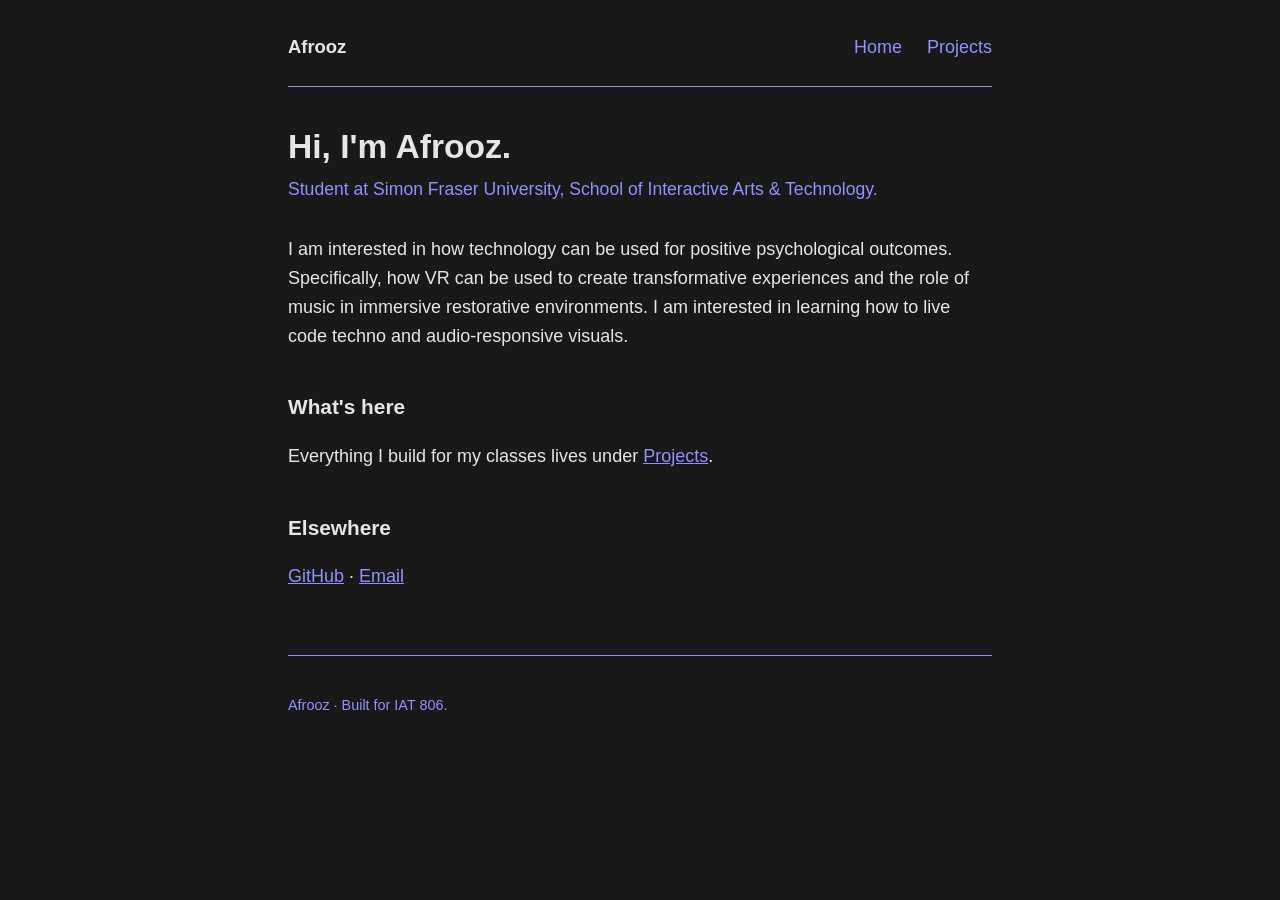
<file: index.html>
<!doctype html>
<html lang="en">
  <head>
    <meta charset="utf-8" />
    <meta name="viewport" content="width=device-width, initial-scale=1" />

    <!-- EDIT ME: this is what shows in the browser tab -->
    <title>Afrooz</title>

    <link rel="stylesheet" href="style.css" />
  </head>
  <body>
    <header>
      <!-- EDIT ME: your name -->
      <a class="site-name" href="index.html">Afrooz</a>
      <nav>
        <a href="index.html">Home</a>
        <a href="projects/index.html">Projects</a>
      </nav>
    </header>

    <main>
      <!-- EDIT ME: everything between here and the end of <main> -->
      <h1>Hi, I'm Afrooz.</h1>
      <p class="tagline">
        Student at Simon Fraser University, School of Interactive Arts &amp;
        Technology.
      </p>

      <p>
        I am interested in how technology can be used for positive psychological
        outcomes. Specifically, how VR can be used to create transformative
        experiences and the role of music in immersive restorative environments.
        I am interested in learning how to live code techno and audio-responsive
        visuals.
      </p>

      <h2>What's here</h2>
      <p>
        Everything I build for my classes lives under
        <a href="projects/index.html">Projects</a>.
      </p>

      <h2>Elsewhere</h2>
      <p>
        <!-- EDIT ME: replace "your-username" with your GitHub username,
           or delete any line you don't want. -->
        <a href="https://github.com/Silver303">GitHub</a> &middot;
        <a href="mailto:afrooz_ghadimi@sfu.ca">Email</a>
      </p>
    </main>

    <footer>
      <!-- EDIT ME -->
      <p>Afrooz &middot; Built for IAT 806.</p>
    </footer>
  </body>
</html>
</file>
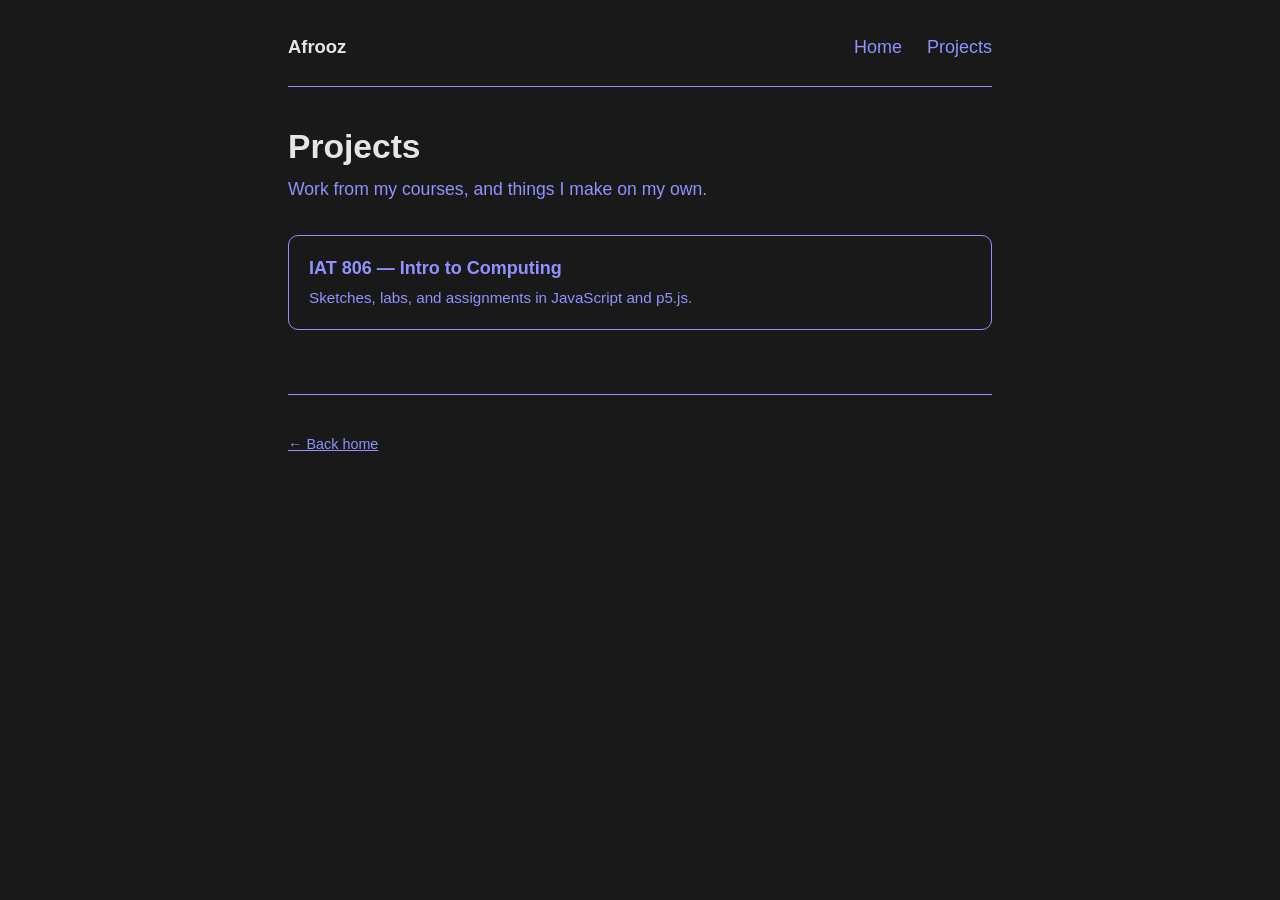
<file: projects/index.html>
<!doctype html>
<html lang="en">
  <head>
    <meta charset="utf-8" />
    <meta name="viewport" content="width=device-width, initial-scale=1" />
    <title>Projects — Afrooz</title>

    <!-- ../ means "go up one folder". This page lives in projects/,
       so ../style.css points back at the stylesheet in the main folder. -->
    <link rel="stylesheet" href="../style.css" />
  </head>
  <body>
    <header>
      <a class="site-name" href="../index.html">Afrooz</a>
      <nav>
        <a href="../index.html">Home</a>
        <a href="index.html">Projects</a>
      </nav>
    </header>

    <main>
      <h1>Projects</h1>
      <p class="tagline">Work from my courses, and things I make on my own.</p>

      <!-- Each <li> is one link. Copy a whole <li>...</li> block to add
         another course or project. -->
      <ul class="card-list">
        <li>
          <a href="iat-806/index.html">
            <span class="title">IAT 806 — Intro to Computing</span>
            <span class="description"
              >Sketches, labs, and assignments in JavaScript and p5.js.</span
            >
          </a>
        </li>
      </ul>
    </main>

    <footer>
      <p><a href="../index.html">&larr; Back home</a></p>
    </footer>
  </body>
</html>
</file>
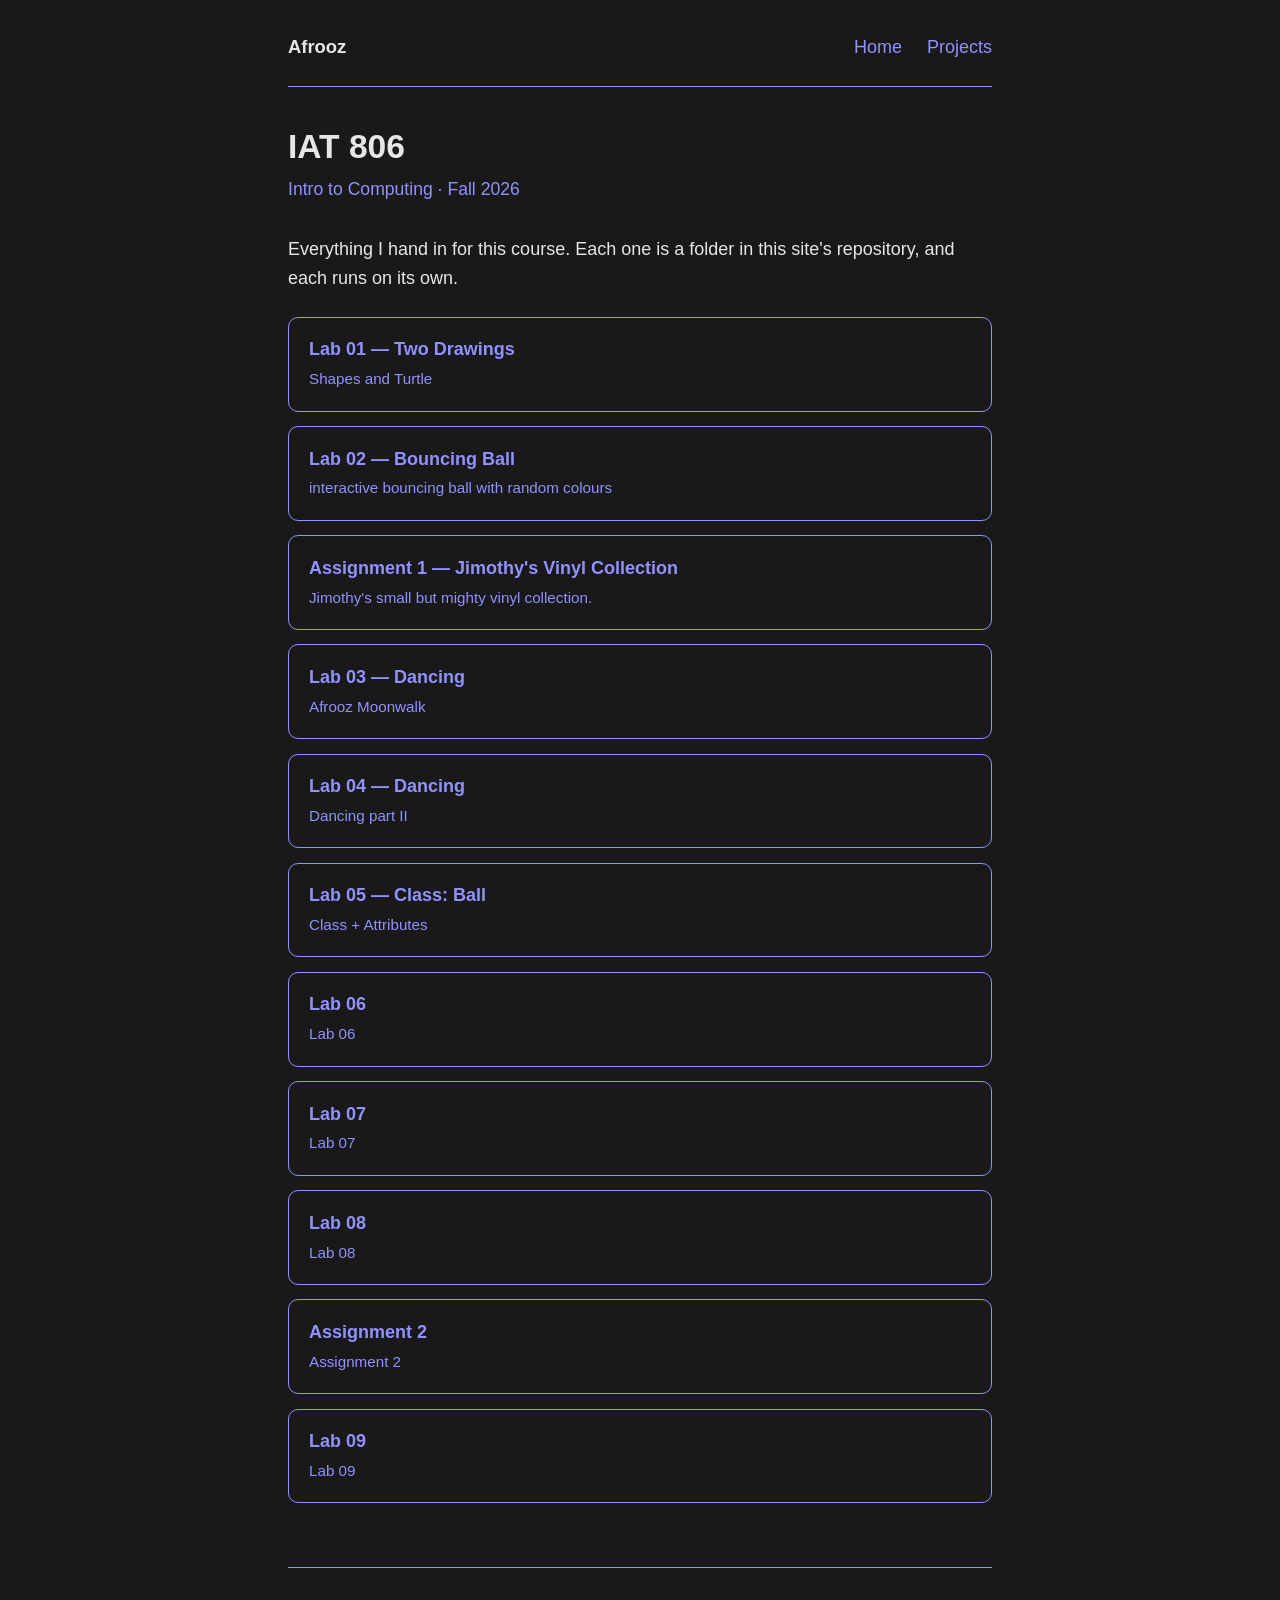
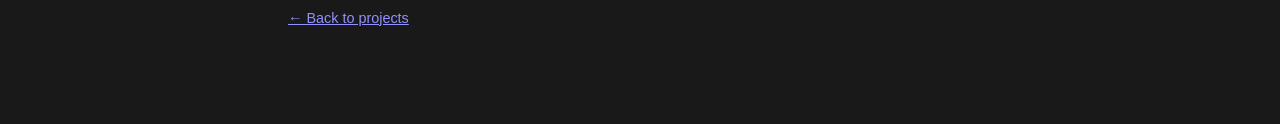
<file: projects/iat-806/index.html>
<!doctype html>
<html lang="en">
  <head>
    <meta charset="utf-8" />
    <meta name="viewport" content="width=device-width, initial-scale=1" />
    <title>IAT 806 — Your Name</title>

    <!-- This page is two folders deep (projects/iat-806/), so the
       stylesheet is two levels up: ../../style.css -->
    <link rel="stylesheet" href="../../style.css" />
  </head>
  <body>
    <header>
      <a class="site-name" href="../../index.html">Afrooz</a>
      <nav>
        <a href="../../index.html">Home</a>
        <a href="../index.html">Projects</a>
      </nav>
    </header>

    <main>
      <h1>IAT 806</h1>
      <p class="tagline">Intro to Computing &middot; Fall 2026</p>

      <p>
        Everything I hand in for this course. Each one is a folder in this
        site's repository, and each runs on its own.
      </p>

      <!-- ===================================================
         ADD A SUBMISSION

         1. Make a new folder next to lab-01/ — name it after
            the assignment, all lowercase, dashes instead of
            spaces:  lab-02/   assignment-1/   final-project/
         2. Put an index.html inside it (copy lab-01/ to start).
         3. Copy one <li>...</li> block below, paste it, and
            change the folder name, title, and description.
         =================================================== -->
      <ul class="card-list">
        <!-- LAB01 -->
        <li>
          <a href="lab-01/index.html">
            <span class="title">Lab 01 — Two Drawings</span>
            <span class="description">Shapes and Turtle</span>
          </a>
        </li>

        <!-- LAB02 -->
        <li>
          <a href="lab-02/index.html">
            <span class="title">Lab 02 — Bouncing Ball</span>
            <span class="description"
              >interactive bouncing ball with random colours</span
            >
          </a>
        </li>

        <!-- ASSIGNMENT01 -->
        <li>
          <a href="Assignment01/index.html">
            <span class="title">Assignment 1 — Jimothy's Vinyl Collection</span>
            <span class="description">
              Jimothy's small but mighty vinyl collection.
            </span>
          </a>
        </li>

        <!-- LAB03 -->
        <li>
          <a href="lab-03/index.html">
            <span class="title">Lab 03 — Dancing</span>
            <span class="description">Afrooz Moonwalk</span>
          </a>
        </li>

        <!-- LAB04 -->
        <li>
          <a href="lab-04/index.html">
            <span class="title">Lab 04 — Dancing</span>
            <span class="description">Dancing part II</span>
          </a>
        </li>

        <!-- LAB05 -->
        <li>
          <a href="lab-05/index.html">
            <span class="title">Lab 05 — Class: Ball</span>
            <span class="description">Class + Attributes</span>
          </a>
        </li>

        <!-- LAB06 -->
        <li>
          <a href="lab-06/index.html">
            <span class="title">Lab 06</span>
            <span class="description">Lab 06</span>
          </a>
        </li>

        <!-- LAB07 -->
        <li>
          <a href="lab-07/index.html">
            <span class="title">Lab 07</span>
            <span class="description">Lab 07</span>
          </a>
        </li>

        <!-- LAB08 -->
        <li>
          <a href="lab-08/index.html">
            <span class="title">Lab 08</span>
            <span class="description">Lab 08</span>
          </a>
        </li>
        <!-- ASSIGNMENT02 -->
        <li>
          <a href="Assignment02/index.html">
            <span class="title">Assignment 2</span>
            <span class="description">Assignment 2</span>
          </a>
        </li>
        <!-- LAB09 -->
        <li>
          <a href="lab-09/index.html">
            <span class="title">Lab 09</span>
            <span class="description">Lab 09</span>
          </a>
        </li>
      </ul>
    </main>

    <footer>
      <p><a href="../index.html">&larr; Back to projects</a></p>
    </footer>
  </body>
</html>
</file>
<file: style.css>
/* ===========================================================
   Your site's styles. Change anything here — colors, fonts,
   sizes. Every page on the site uses this one file.
   =========================================================== */

:root {
  --ink: #e6e6e6; /* main text color */
  --muted: #9191ff; /* quieter text */
  --accent: #9191ff; /* links and highlights */
  --paper: #191919; /* page background */
  --line: #9191ff; /* borders */
}

* {
  box-sizing: border-box;
}

body {
  margin: 0;
  padding: 0 1.25rem 5rem;
  background: var(--paper);
  color: var(--ink);
  font-family: "Helvetica Neue", Helvetica, Arial, sans-serif;
  font-size: 18px;
  line-height: 1.6;
}

/* Keeps everything in a readable column in the middle of the page */
header,
main,
footer {
  max-width: 44rem;
  margin: 0 auto;
}

/* --- top navigation ---------------------------------------- */

header {
  display: flex;
  flex-wrap: wrap;
  align-items: baseline;
  gap: 0.5rem 1.5rem;
  padding: 2rem 0 1.5rem;
  border-bottom: 1px solid var(--line);
  margin-bottom: 2.5rem;
}

header .site-name {
  font-size: 1.15rem;
  font-weight: 700;
  text-decoration: none;
  color: var(--ink);
  margin-right: auto;
}

header nav a {
  color: var(--muted);
  text-decoration: none;
  margin-left: 1.25rem;
}

header nav a:hover {
  color: var(--accent);
}

/* --- text --------------------------------------------------- */

h1 {
  font-size: 2.1rem;
  line-height: 1.2;
  margin: 0 0 0.5rem;
}

h2 {
  font-size: 1.3rem;
  margin: 2.5rem 0 0.75rem;
}

.tagline {
  color: var(--muted);
  font-size: 1.1rem;
  margin: 0 0 2rem;
}

a {
  color: var(--accent);
}

/* --- the list of links on the projects pages ----------------- */

.card-list {
  list-style: none;
  padding: 0;
  margin: 1.5rem 0 0;
}

.card-list li {
  border: 1px solid var(--line);
  border-radius: 10px;
  margin-bottom: 0.9rem;
  transition: border-color 0.15s ease;
}

.card-list li:hover {
  border-color: var(--accent);
}

.card-list a {
  display: block;
  padding: 1.1rem 1.25rem;
  text-decoration: none;
  color: inherit;
}

.card-list .title {
  font-weight: 700;
  color: var(--accent);
  display: block;
}

.card-list .description {
  color: var(--muted);
  font-size: 0.95rem;
}

/* --- sketch pages ------------------------------------------- */

.back {
  display: inline-block;
  margin-bottom: 1.5rem;
  color: var(--muted);
  text-decoration: none;
  font-size: 0.95rem;
}

.back:hover {
  color: var(--accent);
}

canvas {
  max-width: 100%;
}

/* --- footer -------------------------------------------------- */

footer {
  margin-top: 4rem;
  padding-top: 1.5rem;
  border-top: 1px solid var(--line);
  color: var(--muted);
  font-size: 0.9rem;
}
</file>
